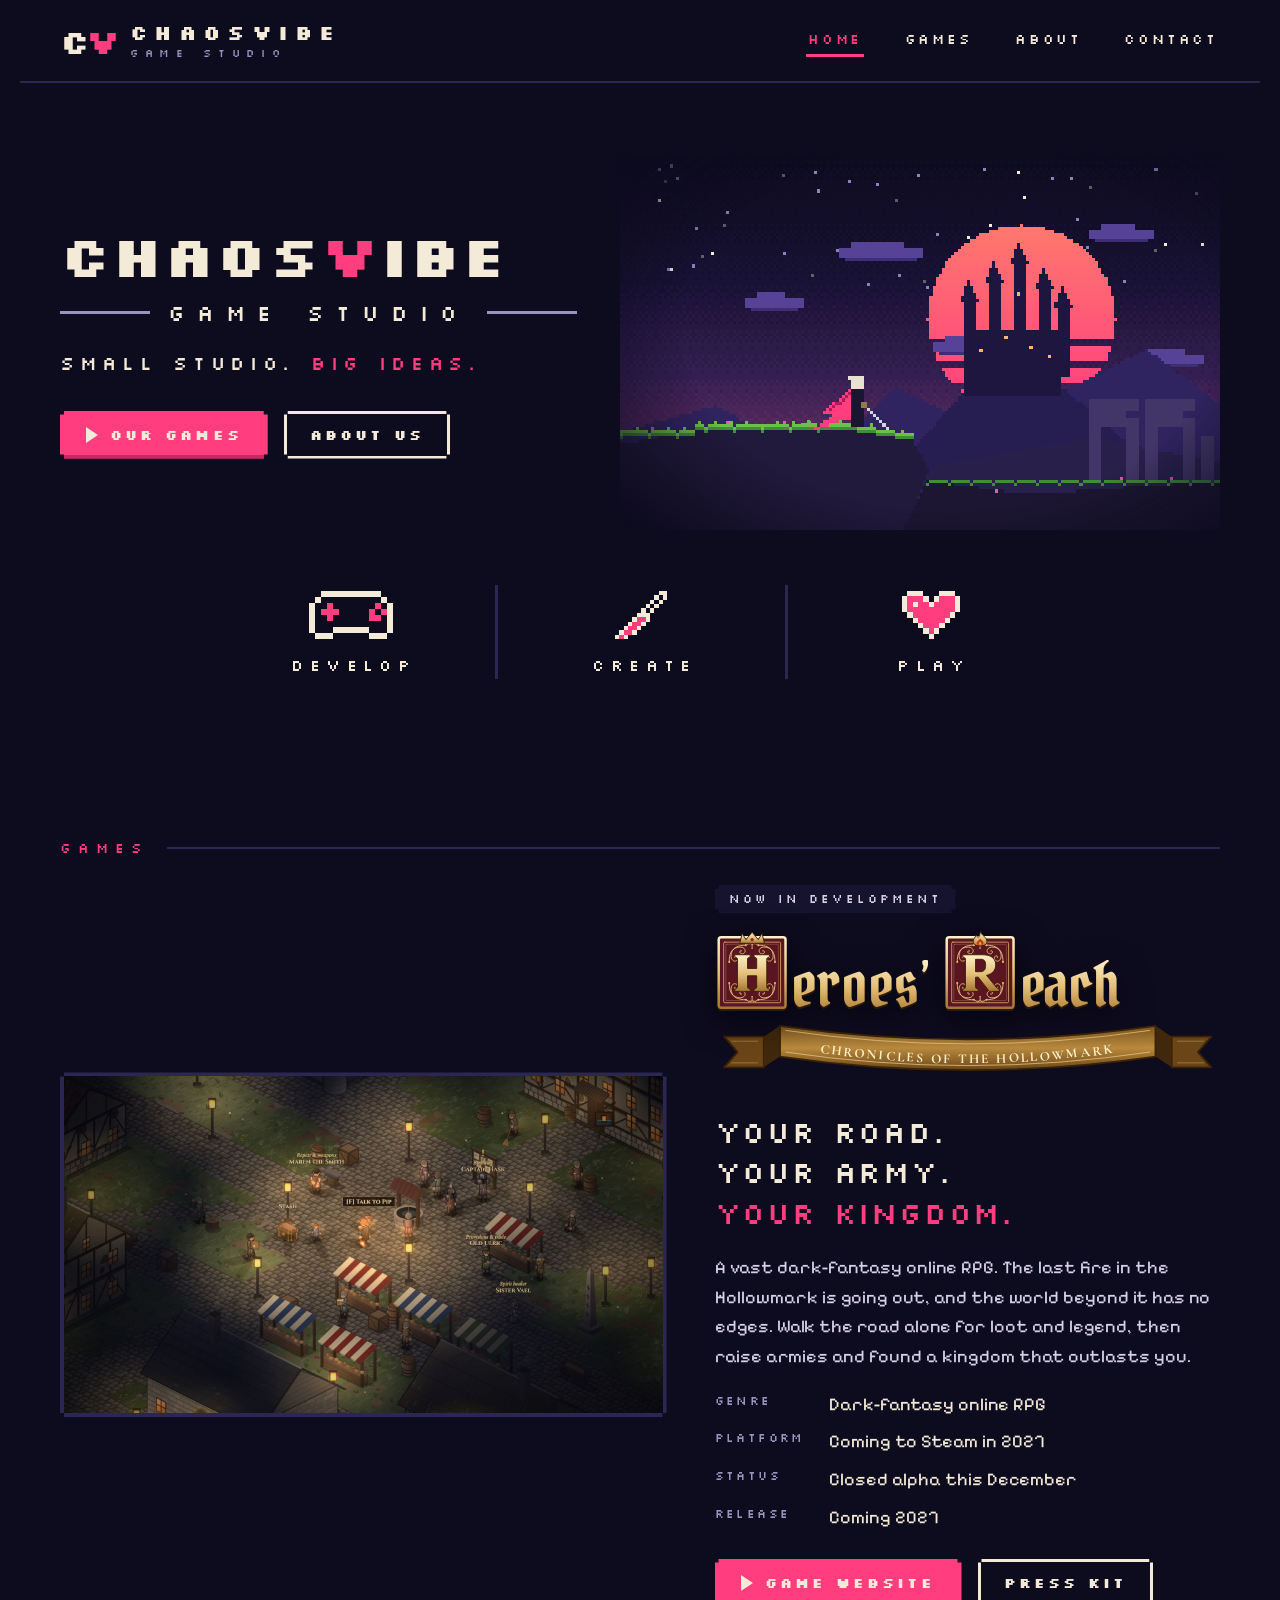
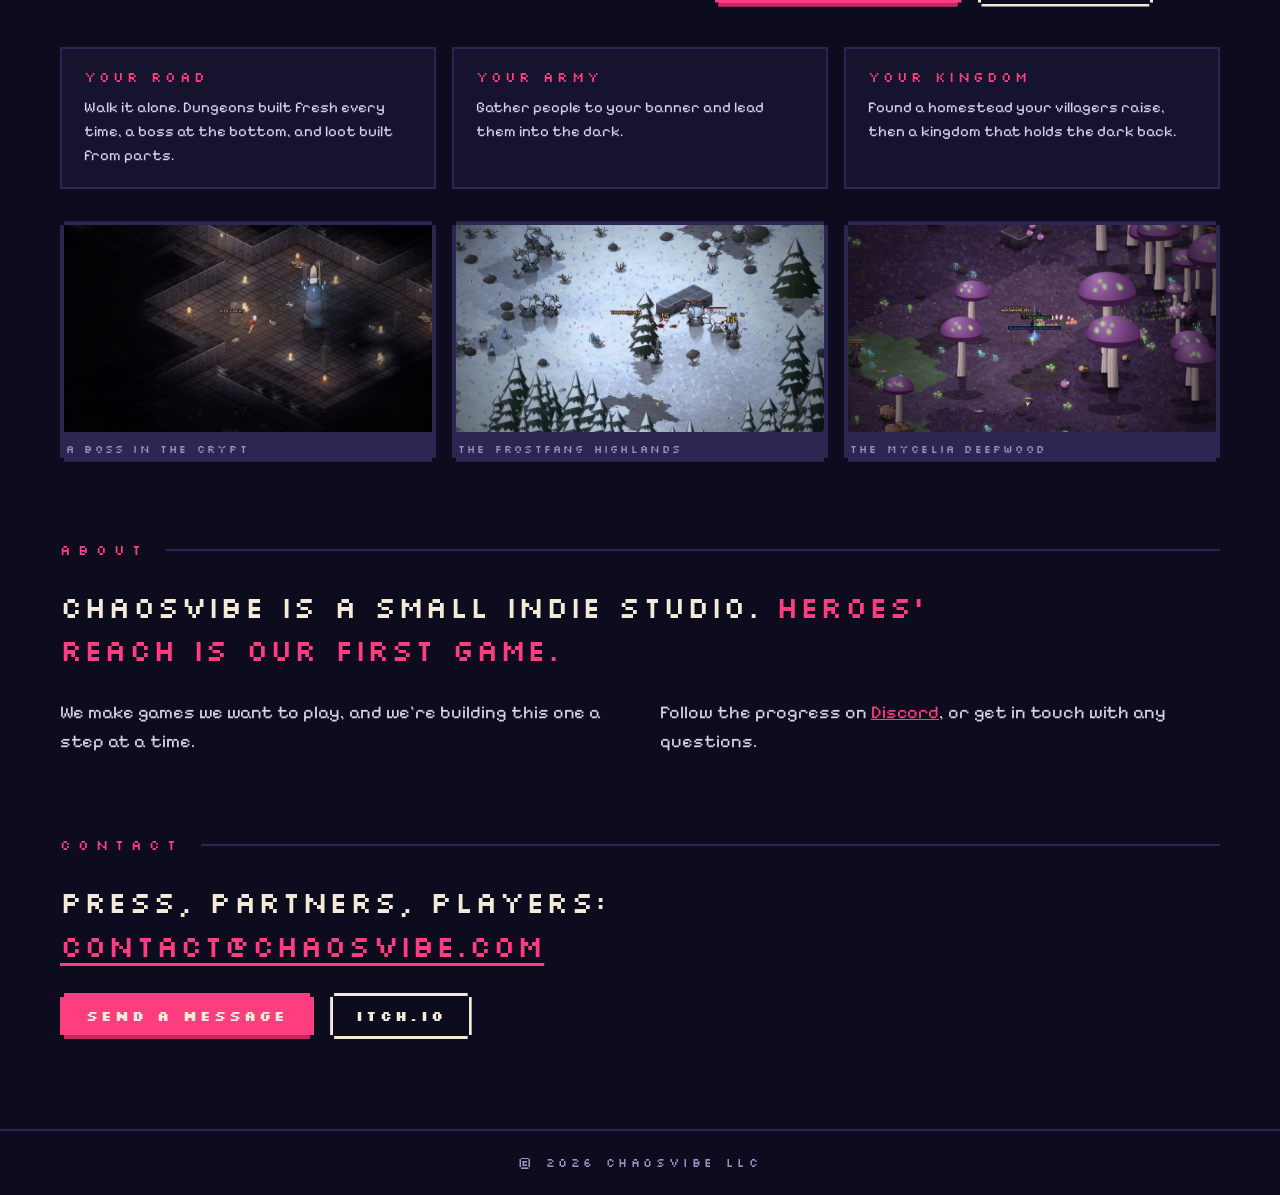
<file: index.html>
<!doctype html>
<html lang="en">
<head>
<meta charset="utf-8">
<meta name="viewport" content="width=device-width, initial-scale=1">
<title>ChaosVibe — Game Studio</title>
<meta name="description" content="ChaosVibe is an independent game studio. Now making Heroes' Reach, a vast dark-fantasy online RPG coming 2027.">
<meta property="og:title" content="ChaosVibe — Game Studio">
<meta property="og:description" content="Small studio. Big ideas. Now making Heroes' Reach, a vast dark-fantasy online RPG. Coming 2027.">
<meta property="og:image" content="https://chaosvibe.com/img/og.png">
<meta property="og:url" content="https://chaosvibe.com/">
<meta name="theme-color" content="#0d0b1e">
<link rel="icon" href="data:image/svg+xml,<svg xmlns='http://www.w3.org/2000/svg' viewBox='0 0 8 8' shape-rendering='crispEdges'><rect width='8' height='8' fill='%230d0b1e'/><path fill='%23f3ead8' d='M1 1h3v1H2v4h2v1H1z'/><path fill='%23ff3d7f' d='M4 3h1v2h1V3h1v3H6v1H5V6H4z'/></svg>">
<link rel="preconnect" href="https://fonts.googleapis.com">
<link rel="preconnect" href="https://fonts.gstatic.com" crossorigin>
<link href="https://fonts.googleapis.com/css2?family=Pixelify+Sans:wght@400;500&family=Silkscreen:wght@400;700&family=Pirata+One&family=Cormorant+Garamond:wght@700&display=swap" rel="stylesheet">
<link rel="stylesheet" href="style.css">
</head>
<body>
<nav class="top">
  <a class="brand" href="#top" aria-label="ChaosVibe, game studio">
    <span class="mark" aria-hidden="true">C<b>V</b></span>
    <span class="name">ChaosVibe<small>Game studio</small></span>
  </a>
  <span class="links"><a class="on" href="#top">Home</a><a href="#games">Games</a><a href="#about">About</a><a href="#contact">Contact</a></span>
</nav>

<header class="hero" id="top">
  <div class="title">
    <h1>Chaos<b>V</b>ibe</h1>
    <p class="sub"><span>Game studio</span></p>
    <p class="tag">Small studio. <b>Big ideas.</b></p>
    <div class="cta">
      <a class="btn" href="#games"><span class="tri" aria-hidden="true"></span>Our games</a>
      <a class="btn ghost" href="#about">About us</a>
    </div>
  </div>
  <!-- Layered pixel scene (tools/make_pixels.py). Positions are in scene pixels (192x120). -->
  <div class="scene">
    <img src="img/px-back.png" width="192" height="120" alt="Pixel art: a caped knight on a cliff looks out at a castle against a setting sun">
    <div class="fx" aria-hidden="true">
      <i class="star" style="--x:14;--y:8;--t:4.2s;--d:-0.4s"></i><i class="star" style="--x:33;--y:22;--t:5.1s;--d:-2.2s"></i>
      <i class="star" style="--x:52;--y:6;--t:3.7s;--d:-1.1s"></i><i class="star" style="--x:61;--y:38;--t:6.3s;--d:-3.9s"></i>
      <i class="star" style="--x:88;--y:14;--t:4.8s;--d:-0.9s"></i><i class="star" style="--x:97;--y:40;--t:5.6s;--d:-4.4s"></i>
      <i class="star" style="--x:150;--y:10;--t:4.4s;--d:-2.8s"></i><i class="star" style="--x:171;--y:30;--t:3.9s;--d:-1.7s"></i>
      <i class="star" style="--x:184;--y:12;--t:5.3s;--d:-3.1s"></i><i class="star" style="--x:26;--y:32;--t:6s;--d:-5s"></i>
      <span class="cloud" style="--x:40;--y:44;--w:19;--n:211;--t:140s;--d:-39.1s;background-image:url(img/px-cloud-18.png)"></span>
      <span class="cloud" style="--x:70;--y:28;--w:27;--n:219;--t:150s;--d:-66.4s;background-image:url(img/px-cloud-26.png)"></span>
      <span class="cloud" style="--x:100;--y:58;--w:35;--n:227;--t:110s;--d:-65.4s;background-image:url(img/px-cloud-34.png)"></span>
      <span class="cloud" style="--x:150;--y:22;--w:21;--n:213;--t:170s;--d:-136.5s;background-image:url(img/px-cloud-20.png)"></span>
      <span class="cloud" style="--x:164;--y:62;--w:23;--n:215;--t:120s;--d:-104.4s;background-image:url(img/px-cloud-22.png)"></span>
      <img class="front" src="img/px-front.png" width="192" height="120" alt="">
      <i class="win" style="--x:115;--y:62;--t:2.3s;--d:-0.5s"></i><i class="win" style="--x:123;--y:58;--t:3.1s;--d:-1.9s"></i>
      <i class="win" style="--x:131;--y:61;--t:2.7s;--d:-1.2s"></i><i class="win" style="--x:127;--y:44;--t:3.6s;--d:-2.6s"></i>
      <i class="win" style="--x:137;--y:64;--t:2.9s;--d:-0.2s"></i>
      <span class="knight"></span>
      <i class="fly" style="--x:12;--y:83;--t:7s;--d:-1s"></i><i class="fly" style="--x:38;--y:81;--t:8.5s;--d:-4s"></i>
      <i class="fly" style="--x:54;--y:82;--t:6.5s;--d:-2.5s"></i><i class="fly" style="--x:108;--y:101;--t:7.5s;--d:-5.5s"></i>
      <i class="fly" style="--x:140;--y:100;--t:9s;--d:-3s"></i>
    </div>
  </div>
</header>

<section class="pillars" aria-label="What we do">
  <div><svg class="px-icon" viewBox="0 0 14 8" shape-rendering="crispEdges" aria-hidden="true"><path fill="var(--cream)" d="M2 0h1v1h-1zM3 0h1v1h-1zM4 0h1v1h-1zM5 0h1v1h-1zM6 0h1v1h-1zM7 0h1v1h-1zM8 0h1v1h-1zM9 0h1v1h-1zM10 0h1v1h-1zM11 0h1v1h-1zM1 1h1v1h-1zM12 1h1v1h-1zM0 2h1v1h-1zM13 2h1v1h-1zM0 3h1v1h-1zM13 3h1v1h-1zM0 4h1v1h-1zM13 4h1v1h-1zM0 5h1v1h-1zM13 5h1v1h-1zM0 6h1v1h-1zM4 6h1v1h-1zM5 6h1v1h-1zM6 6h1v1h-1zM7 6h1v1h-1zM8 6h1v1h-1zM9 6h1v1h-1zM13 6h1v1h-1zM1 7h1v1h-1zM2 7h1v1h-1zM3 7h1v1h-1zM10 7h1v1h-1zM11 7h1v1h-1zM12 7h1v1h-1z"/><path fill="var(--pink)" d="M3 2h1v1h-1zM11 2h1v1h-1zM2 3h1v1h-1zM3 3h1v1h-1zM4 3h1v1h-1zM10 3h1v1h-1zM12 3h1v1h-1zM3 4h1v1h-1zM10 4h1v1h-1zM11 4h1v1h-1z"/></svg><span>Develop</span></div>
  <div><svg class="px-icon" viewBox="0 0 12 11" shape-rendering="crispEdges" aria-hidden="true"><path fill="var(--cream)" d="M10 0h1v1h-1zM11 0h1v1h-1zM9 1h1v1h-1zM11 1h1v1h-1zM8 2h1v1h-1zM10 2h1v1h-1zM7 3h1v1h-1zM9 3h1v1h-1zM6 4h1v1h-1zM8 4h1v1h-1zM5 5h1v1h-1zM6 5h1v1h-1zM7 5h1v1h-1zM4 6h1v1h-1zM7 6h1v1h-1zM3 7h1v1h-1zM6 7h1v1h-1zM2 8h1v1h-1zM5 8h1v1h-1zM1 9h1v1h-1zM4 9h1v1h-1zM0 10h1v1h-1zM2 10h1v1h-1z"/><path fill="var(--pink)" d="M5 6h1v1h-1zM6 6h1v1h-1zM4 7h1v1h-1zM5 7h1v1h-1zM3 8h1v1h-1zM4 8h1v1h-1zM2 9h1v1h-1zM3 9h1v1h-1zM1 10h1v1h-1z"/></svg><span>Create</span></div>
  <div><svg class="px-icon" viewBox="0 0 11 9" shape-rendering="crispEdges" aria-hidden="true"><path fill="var(--cream)" d="M1 0h1v1h-1zM2 0h1v1h-1zM3 0h1v1h-1zM7 0h1v1h-1zM8 0h1v1h-1zM9 0h1v1h-1zM0 1h1v1h-1zM4 1h1v1h-1zM6 1h1v1h-1zM10 1h1v1h-1zM0 2h1v1h-1zM5 2h1v1h-1zM10 2h1v1h-1zM0 3h1v1h-1zM10 3h1v1h-1zM1 4h1v1h-1zM9 4h1v1h-1zM2 5h1v1h-1zM8 5h1v1h-1zM3 6h1v1h-1zM7 6h1v1h-1zM4 7h1v1h-1zM6 7h1v1h-1zM5 8h1v1h-1zM2 2h1v1h-1z"/><path fill="var(--pink)" d="M1 1h1v1h-1zM2 1h1v1h-1zM3 1h1v1h-1zM7 1h1v1h-1zM8 1h1v1h-1zM9 1h1v1h-1zM1 2h1v1h-1zM3 2h1v1h-1zM4 2h1v1h-1zM6 2h1v1h-1zM7 2h1v1h-1zM8 2h1v1h-1zM9 2h1v1h-1zM1 3h1v1h-1zM2 3h1v1h-1zM3 3h1v1h-1zM4 3h1v1h-1zM5 3h1v1h-1zM6 3h1v1h-1zM7 3h1v1h-1zM8 3h1v1h-1zM9 3h1v1h-1zM2 4h1v1h-1zM3 4h1v1h-1zM4 4h1v1h-1zM5 4h1v1h-1zM6 4h1v1h-1zM7 4h1v1h-1zM8 4h1v1h-1zM3 5h1v1h-1zM4 5h1v1h-1zM5 5h1v1h-1zM6 5h1v1h-1zM7 5h1v1h-1zM4 6h1v1h-1zM5 6h1v1h-1zM6 6h1v1h-1zM5 7h1v1h-1z"/></svg><span>Play</span></div>
</section>

<main>
<section id="games" class="games">
  <h2 class="kicker">Games</h2>
  <article class="game">
    <figure class="frame"><img src="img/shot-gravenhold.jpg" width="1920" height="1080" alt="Gravenhold, the last lit town in Heroes' Reach"></figure>
    <div class="info">
      <p class="badge">Now in development</p>
      <div class="ts-logo" role="img" aria-label="Heroes' Reach, Chronicles of the Hollowmark">
        <div class="ts-word"><svg class="ts-initial" viewBox="0 0 120 130" aria-hidden="true"><defs><linearGradient id="ts-ig" x1="0" y1="0" x2="0" y2="1"><stop offset="0" stop-color="#fff0c8"/><stop offset=".55" stop-color="#e2bd76"/><stop offset="1" stop-color="#a87631"/></linearGradient></defs><rect x="6" y="10" width="108" height="114" rx="4" fill="#5a1520" stroke="url(#ts-ig)" stroke-width="4"/><g class="fil" fill="none" stroke="#e2bd76" stroke-width="1.5" stroke-linecap="round" stroke-linejoin="round"><rect x="14" y="18" width="92" height="98" rx="2" stroke-width="1.2"/><rect x="17.5" y="21.5" width="85" height="91" rx="1.5" stroke-width=".6" opacity=".7"/><g><path d="M23 50C23 38 26 29 36 26.5C44 24.5 50 28.5 48.5 33.5C47.3 37.3 42.5 38 40.5 35.3C39 33.2 41 31 43 32"/><path d="M50 23C38 23 29 26 26.5 36C24.5 44 28.5 50 33.5 48.5C37.3 47.3 38 42.5 35.3 40.5C33.2 39 31 41 32 43"/><circle cx="23" cy="50" r="1.6" fill="#e2bd76" stroke="none"/><circle cx="50" cy="23" r="1.6" fill="#e2bd76" stroke="none"/></g><g transform="translate(120 0) scale(-1 1)"><path d="M23 50C23 38 26 29 36 26.5C44 24.5 50 28.5 48.5 33.5C47.3 37.3 42.5 38 40.5 35.3C39 33.2 41 31 43 32"/><path d="M50 23C38 23 29 26 26.5 36C24.5 44 28.5 50 33.5 48.5C37.3 47.3 38 42.5 35.3 40.5C33.2 39 31 41 32 43"/><circle cx="23" cy="50" r="1.6" fill="#e2bd76" stroke="none"/><circle cx="50" cy="23" r="1.6" fill="#e2bd76" stroke="none"/></g><g transform="translate(0 134) scale(1 -1)"><path d="M23 50C23 38 26 29 36 26.5C44 24.5 50 28.5 48.5 33.5C47.3 37.3 42.5 38 40.5 35.3C39 33.2 41 31 43 32"/><path d="M50 23C38 23 29 26 26.5 36C24.5 44 28.5 50 33.5 48.5C37.3 47.3 38 42.5 35.3 40.5C33.2 39 31 41 32 43"/><circle cx="23" cy="50" r="1.6" fill="#e2bd76" stroke="none"/><circle cx="50" cy="23" r="1.6" fill="#e2bd76" stroke="none"/></g><g transform="translate(120 134) scale(-1 -1)"><path d="M23 50C23 38 26 29 36 26.5C44 24.5 50 28.5 48.5 33.5C47.3 37.3 42.5 38 40.5 35.3C39 33.2 41 31 43 32"/><path d="M50 23C38 23 29 26 26.5 36C24.5 44 28.5 50 33.5 48.5C37.3 47.3 38 42.5 35.3 40.5C33.2 39 31 41 32 43"/><circle cx="23" cy="50" r="1.6" fill="#e2bd76" stroke="none"/><circle cx="50" cy="23" r="1.6" fill="#e2bd76" stroke="none"/></g><g><path d="M52 21.5C55 19 58 19 60 21.5C62 19 65 19 68 21.5M60 21.5V25"/><circle cx="60" cy="27.5" r="1.4" fill="#e2bd76" stroke="none"/></g><g transform="translate(0 134) scale(1 -1)"><path d="M52 21.5C55 19 58 19 60 21.5C62 19 65 19 68 21.5M60 21.5V25"/><circle cx="60" cy="27.5" r="1.4" fill="#e2bd76" stroke="none"/></g></g><g transform="translate(60 68) scale(0.74) translate(-60 -68)"><path d="M22 28h34v4l-6 4v22h20V36l-6-4v-4h34v4l-6 4v64l6 4v4H64v-4l6-4V74H50v26l6 4v4H22v-4l6-4V36l-6-4z" fill="url(#ts-ig)" stroke="#3a2306" stroke-width="2" stroke-linejoin="round"/></g><path d="M44 4l6 10 10-12 10 12 6-10 4 16H40z" fill="url(#ts-ig)" stroke="#3a2306" stroke-width="1.5"/><circle cx="60" cy="14" r="2.6" fill="#9b1b2a"/></svg><span class="ts-rest">eroes’</span><svg class="ts-initial ts-r" viewBox="0 0 120 130" aria-hidden="true"><rect x="6" y="10" width="108" height="114" rx="4" fill="#5a1520" stroke="url(#ts-ig)" stroke-width="4"/><g class="fil" fill="none" stroke="#e2bd76" stroke-width="1.5" stroke-linecap="round" stroke-linejoin="round"><rect x="14" y="18" width="92" height="98" rx="2" stroke-width="1.2"/><rect x="17.5" y="21.5" width="85" height="91" rx="1.5" stroke-width=".6" opacity=".7"/><g><path d="M23 50C23 38 26 29 36 26.5C44 24.5 50 28.5 48.5 33.5C47.3 37.3 42.5 38 40.5 35.3C39 33.2 41 31 43 32"/><path d="M50 23C38 23 29 26 26.5 36C24.5 44 28.5 50 33.5 48.5C37.3 47.3 38 42.5 35.3 40.5C33.2 39 31 41 32 43"/><circle cx="23" cy="50" r="1.6" fill="#e2bd76" stroke="none"/><circle cx="50" cy="23" r="1.6" fill="#e2bd76" stroke="none"/></g><g transform="translate(120 0) scale(-1 1)"><path d="M23 50C23 38 26 29 36 26.5C44 24.5 50 28.5 48.5 33.5C47.3 37.3 42.5 38 40.5 35.3C39 33.2 41 31 43 32"/><path d="M50 23C38 23 29 26 26.5 36C24.5 44 28.5 50 33.5 48.5C37.3 47.3 38 42.5 35.3 40.5C33.2 39 31 41 32 43"/><circle cx="23" cy="50" r="1.6" fill="#e2bd76" stroke="none"/><circle cx="50" cy="23" r="1.6" fill="#e2bd76" stroke="none"/></g><g transform="translate(0 134) scale(1 -1)"><path d="M23 50C23 38 26 29 36 26.5C44 24.5 50 28.5 48.5 33.5C47.3 37.3 42.5 38 40.5 35.3C39 33.2 41 31 43 32"/><path d="M50 23C38 23 29 26 26.5 36C24.5 44 28.5 50 33.5 48.5C37.3 47.3 38 42.5 35.3 40.5C33.2 39 31 41 32 43"/><circle cx="23" cy="50" r="1.6" fill="#e2bd76" stroke="none"/><circle cx="50" cy="23" r="1.6" fill="#e2bd76" stroke="none"/></g><g transform="translate(120 134) scale(-1 -1)"><path d="M23 50C23 38 26 29 36 26.5C44 24.5 50 28.5 48.5 33.5C47.3 37.3 42.5 38 40.5 35.3C39 33.2 41 31 43 32"/><path d="M50 23C38 23 29 26 26.5 36C24.5 44 28.5 50 33.5 48.5C37.3 47.3 38 42.5 35.3 40.5C33.2 39 31 41 32 43"/><circle cx="23" cy="50" r="1.6" fill="#e2bd76" stroke="none"/><circle cx="50" cy="23" r="1.6" fill="#e2bd76" stroke="none"/></g><g><path d="M52 21.5C55 19 58 19 60 21.5C62 19 65 19 68 21.5M60 21.5V25"/><circle cx="60" cy="27.5" r="1.4" fill="#e2bd76" stroke="none"/></g><g transform="translate(0 134) scale(1 -1)"><path d="M52 21.5C55 19 58 19 60 21.5C62 19 65 19 68 21.5M60 21.5V25"/><circle cx="60" cy="27.5" r="1.4" fill="#e2bd76" stroke="none"/></g></g><g transform="translate(60 68) scale(0.74) translate(-60 -68)"><path fill-rule="evenodd" d="M22 28H66C86 28 94 38 94 50C94 63 86 70 74 73L96 100L102 104V108H80L56 77H50V100L56 104V108H22V104L28 100V36L22 32ZM50 38H62C70 38 72 43 72 51C72 59 70 64 62 65H50Z" fill="url(#ts-ig)" stroke="#3a2306" stroke-width="2" stroke-linejoin="round"/></g><path d="M61 1C62 7 71 10 71 17C71 22 66.5 24 60 24C53.5 24 49 22 49 17C49 12.5 52 10.5 53.5 7C55 10 57 10.5 58.5 9C60 7.5 59 4 61 1Z" fill="url(#ts-ig)" stroke="#3a2306" stroke-width="1.5" stroke-linejoin="round"/><path d="M60 12C62.3 15 65.5 16.5 65.5 20C65.5 22.3 63.3 23 60 23C56.7 23 54.5 22.3 54.5 20C54.5 16.8 57.7 15.8 60 12Z" fill="#c0391b"/><path d="M60 17.5C61.2 19 62.2 19.6 62.2 21C62.2 22 61.3 22.5 60 22.5C58.7 22.5 57.8 22 57.8 21C57.8 19.6 58.8 19 60 17.5Z" fill="#ff9a3c"/></svg><span class="ts-rest">each</span></div>
        <svg class="ts-ribbon" viewBox="0 0 560 92" aria-hidden="true">
        <defs><linearGradient id="ts-rg" x1="0" y1="0" x2="0" y2="1"><stop offset="0" stop-color="#7b5520"/><stop offset=".5" stop-color="#b98a3e"/><stop offset="1" stop-color="#6a4517"/></linearGradient></defs>
        <!-- tails (behind), with V-notches -->
        <path d="M54 34H10l15 17-15 17h44z" fill="#6a4517" stroke="#3a2306" stroke-width="2" stroke-linejoin="round"/>
        <path d="M506 34h44l-15 17 15 17h-44z" fill="#6a4517" stroke="#3a2306" stroke-width="2" stroke-linejoin="round"/>
        <path d="M18 39h30M18 63h30M512 39h30M512 63h30" stroke="#c9a061" stroke-width="1" opacity=".55"/>
        <!-- folds where the band turns under -->
        <path d="M72 22 54 34v34l18-12z" fill="#3f280b"/>
        <path d="M488 22l18 12v34l-18-12z" fill="#3f280b"/>
        <!-- band: even thickness, curving down in the middle -->
        <path d="M72 22Q280 52 488 22V56Q280 86 72 56z" fill="url(#ts-rg)" stroke="#3a2306" stroke-width="2" stroke-linejoin="round"/>
        <path d="M78 27Q280 57 482 27M78 51Q280 81 482 51" stroke="#e8c983" stroke-width="1.1" fill="none" opacity=".75"/>
        <path id="ts-rbt" d="M88 44Q280 76 472 44" fill="none"/>
        <text font-family="'Cormorant Garamond', Georgia, serif" font-weight="700" font-size="15" letter-spacing="2.6" fill="#fff0c8" text-anchor="middle" dominant-baseline="middle"><textPath href="#ts-rbt" startOffset="50%">CHRONICLES OF THE HOLLOWMARK</textPath></text>
      </svg>
      </div>
      <p class="tagline">Your road.<br>Your army.<br><span>Your kingdom.</span></p>
      <p>A vast dark-fantasy online RPG. The last fire in the Hollowmark is going out, and the world beyond it has no edges. Walk the road alone for loot and legend, then raise armies and found a kingdom that outlasts you.</p>
      <dl class="facts">
        <div><dt>Genre</dt><dd>Dark-fantasy online RPG</dd></div>
        <div><dt>Platform</dt><dd>Coming to Steam in 2027</dd></div>
        <div><dt>Status</dt><dd>Closed alpha this December</dd></div>
        <div><dt>Release</dt><dd>Coming 2027</dd></div>
      </dl>
      <div class="cta">
        <a class="btn" href="https://heroesreach.com/"><span class="tri" aria-hidden="true"></span>Game website</a>
        <a class="btn ghost" href="https://heroesreach.com/press.html">Press kit</a>
      </div>
    </div>
  </article>
  <div class="tri-cards">
    <div class="card"><h3>Your road</h3><p>Walk it alone. Dungeons built fresh every time, a boss at the bottom, and loot built from parts.</p></div>
    <div class="card"><h3>Your army</h3><p>Gather people to your banner and lead them into the dark.</p></div>
    <div class="card"><h3>Your kingdom</h3><p>Found a homestead your villagers raise, then a kingdom that holds the dark back.</p></div>
  </div>
  <div class="shots">
    <figure class="frame"><img src="img/shot-crypt-boss.jpg" width="1920" height="1080" alt="A boss fight in a crypt" loading="lazy"><figcaption>A boss in the crypt</figcaption></figure>
    <figure class="frame"><img src="img/shot-frostfang.jpg" width="1920" height="1080" alt="The Frostfang Highlands" loading="lazy"><figcaption>The Frostfang Highlands</figcaption></figure>
    <figure class="frame"><img src="img/shot-mycelia.jpg" width="1920" height="1080" alt="The fungal land of Mycelia" loading="lazy"><figcaption>The Mycelia Deepwood</figcaption></figure>
  </div>
</section>

<section id="about" class="about">
  <h2 class="kicker">About</h2>
  <p class="big">ChaosVibe is a small indie studio. <b>Heroes' Reach is our first game.</b></p>
  <div class="cols">
    <p>We make games we want to play, and we're building this one a step at a time.</p>
    <p>Follow the progress on <a href="https://discord.gg/D5G8zKWHCp" target="_blank" rel="noopener">Discord</a>, or get in touch with any questions.</p>
  </div>
</section>

<section id="contact" class="contact">
  <h2 class="kicker">Contact</h2>
  <p class="big">Press, partners, players: <a href="mailto:contact@chaosvibe.com">contact@chaosvibe.com</a></p>
  <div class="cta">
    <a class="btn" href="mailto:contact@chaosvibe.com">Send a message</a>
    <a class="btn ghost" href="https://chaos-vibe.itch.io">itch.io</a>
  </div>
</section>
</main>

<footer>© <span id="y">2026</span> ChaosVibe LLC</footer>
<script>document.getElementById('y').textContent = new Date().getFullYear();</script>
</body>
</html>
</file>
<file: style.css>
/* ChaosVibe — minimalist 16-bit. Pixel art is drawn small (tools/make_pixels.py) and scaled up crisp. */
:root {
  --bg: #0d0b1e; --bg2: #16132e; --cream: #f3ead8; --dim: #9a93bf; --pink: #ff3d7f; --pink2: #c42a62; --line: #2c2752;
  --px: 4px; /* one "pixel" of UI chrome */
  --display: 'Silkscreen', 'Courier New', monospace; --body: 'Pixelify Sans', system-ui, sans-serif;
}
* { box-sizing: border-box; }
html { scroll-behavior: smooth; }
body { margin: 0; background: var(--bg); color: var(--cream); font: 400 18px/1.65 var(--body); overflow-x: hidden; }
a { color: var(--pink); }
img { image-rendering: pixelated; }
.logo { image-rendering: auto; }
b { font-weight: inherit; color: var(--pink); }

/* notched corners: the 16-bit "rounded" box */
.btn, .frame, .badge {
  clip-path: polygon(0 var(--px), var(--px) var(--px), var(--px) 0, calc(100% - var(--px)) 0, calc(100% - var(--px)) var(--px), 100% var(--px),
    100% calc(100% - var(--px)), calc(100% - var(--px)) calc(100% - var(--px)), calc(100% - var(--px)) 100%, var(--px) 100%,
    var(--px) calc(100% - var(--px)), 0 calc(100% - var(--px)));
}

/* nav */
nav.top { max-width: 1240px; margin: 0 auto; display: flex; justify-content: space-between; align-items: center; gap: 20px; flex-wrap: wrap;
  padding: 22px clamp(16px, 4vw, 40px); border-bottom: 2px solid var(--line); }
.brand { display: flex; align-items: center; gap: 14px; text-decoration: none; color: var(--cream); }
.mark { font: 700 34px/1 var(--display); letter-spacing: -0.12em; }
.name { font: 700 20px/1 var(--display); letter-spacing: 0.32em; text-transform: uppercase; display: flex; flex-direction: column; gap: 6px; }
.name small { font: 400 11px/1 var(--display); letter-spacing: 0.62em; color: var(--dim); }
nav .links { display: flex; gap: clamp(14px, 3vw, 40px); }
nav .links a { font: 400 14px/1 var(--display); letter-spacing: 0.2em; text-transform: uppercase; color: var(--cream); text-decoration: none; padding: 8px 2px; border-bottom: 3px solid transparent; }
nav .links a:hover, nav .links a.on { color: var(--pink); border-bottom-color: var(--pink); }

/* hero */
.hero { max-width: 1240px; margin: 0 auto; padding: clamp(40px, 8vh, 90px) clamp(16px, 4vw, 40px) clamp(30px, 5vh, 60px);
  display: grid; grid-template-columns: minmax(0, 1fr) minmax(0, 1.15fr); align-items: center; gap: clamp(24px, 3vw, 40px); }
.hero .title { position: relative; z-index: 1; }
.hero h1 { font: 700 clamp(38px, 4.5vw, 72px)/1 var(--display); text-transform: uppercase; letter-spacing: 0.02em; margin: 0; }
.sub { display: flex; align-items: center; gap: 18px; margin: 18px 0 26px; font: 400 clamp(14px, 1.8vw, 22px)/1 var(--display); letter-spacing: 0.55em; text-transform: uppercase; }
.sub::before, .sub::after { content: ''; flex: 1; max-width: 90px; height: 3px; background: var(--dim); }
.tag { font: 400 clamp(14px, 1.6vw, 19px)/1.4 var(--display); letter-spacing: 0.3em; text-transform: uppercase; margin: 0 0 34px; }
/* The living hero scene: layers from tools/make_pixels.py, everything placed in scene pixels (192×120).
   back (sky, sun) → twinkling stars → drifting clouds → front (land, castle) → flickering windows → knight → fireflies */
.scene { position: relative;
  -webkit-mask-image: radial-gradient(ellipse 72% 78% at 55% 46%, #000 62%, transparent 100%);
  mask-image: radial-gradient(ellipse 72% 78% at 55% 46%, #000 62%, transparent 100%); }
.scene > img { display: block; width: 100%; height: auto; }
.fx { position: absolute; inset: 0; overflow: hidden; }
.fx > * { position: absolute; display: block; left: calc(var(--x) / 192 * 100%); top: calc(var(--y) / 120 * 100%);
  width: calc(100% / 192); height: calc(100% / 120); image-rendering: pixelated; }
.fx .front { left: 0; top: 0; width: 100%; height: 100%; }

.star { left: calc((var(--x) - 1) / 192 * 100%); top: calc((var(--y) - 1) / 120 * 100%); width: calc(3 / 192 * 100%); height: calc(3 / 120 * 100%);
  background: linear-gradient(var(--cream), var(--cream)) center / 33.4% 33.4% no-repeat, linear-gradient(var(--cream), var(--cream)) center / 33.4% 33.4% no-repeat;
  opacity: .35; animation: twinkle var(--t) steps(1) var(--d) infinite; }
@keyframes twinkle {
  0% { opacity: .35; } 30% { opacity: 1; }
  45% { opacity: 1; background-size: 33.4% 100%, 100% 33.4%; } 55% { opacity: 1; background-size: 33.4% 33.4%, 33.4% 33.4%; }
  70% { opacity: .35; } 100% { opacity: .35; } }

.cloud { width: calc(var(--w) / 192 * 100%); height: calc(6 / 120 * 100%); background: 0 0 / 100% 100% no-repeat;
  animation: drift var(--t) steps(var(--n)) var(--d) infinite; }
@keyframes drift { from { left: calc(var(--w) / -192 * 100%); } to { left: 100%; } }

.win { background: #ffb36b; animation: flicker var(--t) steps(1) var(--d) infinite; }
@keyframes flicker { 0% { opacity: 1; } 18% { opacity: .45; } 24% { opacity: 1; } 61% { opacity: .7; } 66% { opacity: 1; } 80% { opacity: .55; } 84% { opacity: 1; } }

/* the knight's cape in the wind: a 4-frame strip of KNIGHT_BOX (58,68 → 88,90) */
.fx .knight { left: calc(58 / 192 * 100%); top: calc(68 / 120 * 100%); width: calc(30 / 192 * 100%); height: calc(22 / 120 * 100%);
  background: url(img/px-knight.png) 0 0 / 400% 100% no-repeat; animation: cape 1s steps(4) infinite; }
@keyframes cape { to { background-position: 133.333% 0; } }

.fly { background: #ffe58a; opacity: 0; animation: fly var(--t) steps(16) var(--d) infinite; }
@keyframes fly {
  0% { transform: translate(0, 0); opacity: 0; } 15% { opacity: 1; } 35% { transform: translate(200%, -300%); opacity: .5; }
  55% { transform: translate(400%, -200%); opacity: 1; } 80% { transform: translate(300%, -500%); opacity: .6; }
  100% { transform: translate(600%, -400%); opacity: 0; } }

/* buttons */
.cta { display: flex; flex-wrap: wrap; gap: 16px; }
.btn { display: inline-flex; align-items: center; gap: 12px; padding: 16px 26px; text-decoration: none; text-transform: uppercase;
  font: 700 14px/1 var(--display); letter-spacing: 0.22em; color: var(--cream); background: var(--pink); box-shadow: inset 0 calc(var(--px) * -1) 0 var(--pink2); }
.btn:hover { background: #ff5a93; }
.btn:active { box-shadow: none; transform: translateY(2px); }
.btn.ghost { background: transparent; box-shadow: inset 0 0 0 3px var(--cream); }
.btn.ghost:hover { box-shadow: inset 0 0 0 3px var(--pink); color: var(--pink); }
.tri { width: 0; height: 0; border-top: 8px solid transparent; border-bottom: 8px solid transparent; border-left: 12px solid var(--cream); }

/* develop / create / play */
.pillars { max-width: 900px; margin: 0 auto; padding: 10px 16px clamp(50px, 9vh, 90px); display: grid; grid-template-columns: repeat(3, 1fr); }
.pillars div { display: flex; flex-direction: column; align-items: center; gap: 18px; padding: 6px 10px; }
.pillars div + div { border-left: 3px solid var(--line); }
.px-icon { height: 48px; width: auto; }
.pillars span { font: 400 16px/1 var(--display); letter-spacing: 0.4em; text-transform: uppercase; padding-left: 0.4em; }

/* sections */
main section { max-width: 1240px; margin: 0 auto; padding: clamp(50px, 9vh, 90px) clamp(16px, 4vw, 40px) 0; }
.kicker { font: 400 14px/1 var(--display); letter-spacing: 0.5em; text-transform: uppercase; color: var(--pink); margin: 0 0 28px;
  display: flex; align-items: center; gap: 18px; }
.kicker::after { content: ''; flex: 1; height: 2px; background: var(--line); }
.big { font: 400 clamp(20px, 2.6vw, 30px)/1.45 var(--display); letter-spacing: 0.04em; margin: 0 0 26px; max-width: 900px; }

.frame { margin: 0; padding: var(--px); background: var(--line); }
.frame img { display: block; width: 100%; height: auto; image-rendering: auto; } /* game shots stay as captured */

.game { display: grid; grid-template-columns: 1.2fr 1fr; gap: clamp(24px, 4vw, 48px); align-items: center; }
.badge { display: inline-block; margin: 0 0 18px; padding: 8px 14px; background: var(--bg2); color: var(--pink); font: 400 12px/1 var(--display); letter-spacing: 0.25em; text-transform: uppercase; }
.info .logo { width: 100%; max-width: 400px; height: auto; display: block; margin: 0 0 14px; }
/* Hero's Reach title lockup: the game's own illuminated look, not the studio's 16-bit style */
.ts-logo { display: grid; justify-items: start; margin: 0 0 22px; max-width: 540px; }
.ts-word { display: flex; align-items: flex-end; gap: 2px; filter: drop-shadow(0 2px 0 #2b1a07) drop-shadow(0 8px 16px rgba(0,0,0,.6)); }
.ts-initial { width: clamp(46px, 5.8vw, 76px); height: auto; margin-bottom: -.05em; }
.ts-rest { font: 400 clamp(32px, 5vw, 62px)/.82 'Pirata One', Georgia, serif; background: linear-gradient(180deg, #fff0c8 0%, #e2bd76 55%, #b3833c 100%);
  -webkit-background-clip: text; background-clip: text; color: transparent; }
.ts-r { margin-left: clamp(6px, .9vw, 12px); }
.ts-ribbon { width: 100%; height: auto; margin-top: -4px; }
.info p { margin: 0 0 18px; color: #d8d0e8; }
.info .tagline { margin: 0 0 20px; font: 400 clamp(20px, 2.6vw, 30px)/1.35 var(--display); letter-spacing: 0.06em; text-transform: uppercase; color: var(--cream); }
.info .tagline span { color: var(--pink); }
.tri-cards { display: grid; grid-template-columns: repeat(3, 1fr); gap: 16px; margin-top: clamp(24px, 3.5vw, 40px); }
.tri-cards .card { padding: 20px 22px; background: var(--bg2); border: 2px solid var(--line); }
.tri-cards h3 { margin: 0 0 10px; font: 400 14px/1.2 var(--display); letter-spacing: 0.22em; text-transform: uppercase; color: var(--pink); }
.tri-cards p { margin: 0; color: #d8d0e8; font-size: 15px; line-height: 1.6; }
.shots figcaption { margin: 10px 2px 0; color: var(--dim); font: 400 11px/1.4 var(--display); letter-spacing: 0.2em; text-transform: uppercase; }
.facts { margin: 0 0 26px; display: grid; gap: 8px; }
.facts div { display: flex; gap: 14px; }
.facts dt { width: 100px; flex: none; font: 400 12px/1.9 var(--display); letter-spacing: 0.2em; text-transform: uppercase; color: var(--dim); }
.facts dd { margin: 0; }
.shots { display: grid; grid-template-columns: repeat(3, 1fr); gap: 16px; margin-top: clamp(20px, 3vw, 32px); }

.cols { display: grid; grid-template-columns: 1fr 1fr; gap: 40px; color: #d8d0e8; }
.cols p { margin: 0; }
.contact { padding-bottom: clamp(60px, 10vh, 110px) !important; }
.contact .big a { color: var(--pink); text-decoration-thickness: 3px; text-underline-offset: 6px; overflow-wrap: anywhere; }

footer { border-top: 2px solid var(--line); padding: 26px 16px; text-align: center; color: var(--dim); font: 400 12px/1 var(--display); letter-spacing: 0.3em; text-transform: uppercase; }

@media (max-width: 900px) {
  .hero { grid-template-columns: 1fr; }
  .scene { order: -1; }
  .game { grid-template-columns: 1fr; }
  .tri-cards, .shots { grid-template-columns: 1fr; }
  .cols { grid-template-columns: 1fr; gap: 18px; }
}
@media (max-width: 560px) {
  nav.top { justify-content: center; }
  nav .links { gap: 14px; }
  nav .links a { font-size: 12px; letter-spacing: 0.12em; }
  .pillars span { font-size: 12px; letter-spacing: 0.25em; }
  .px-icon { height: 36px; }
  .shots { grid-template-columns: 1fr 1fr; }
  .shots .frame:last-child { display: none; }
  .btn { padding: 14px 18px; letter-spacing: 0.15em; }
}
@media (prefers-reduced-motion: reduce) { html { scroll-behavior: auto; } .fx > * { animation: none !important; } .fly { display: none; } }
</file>
